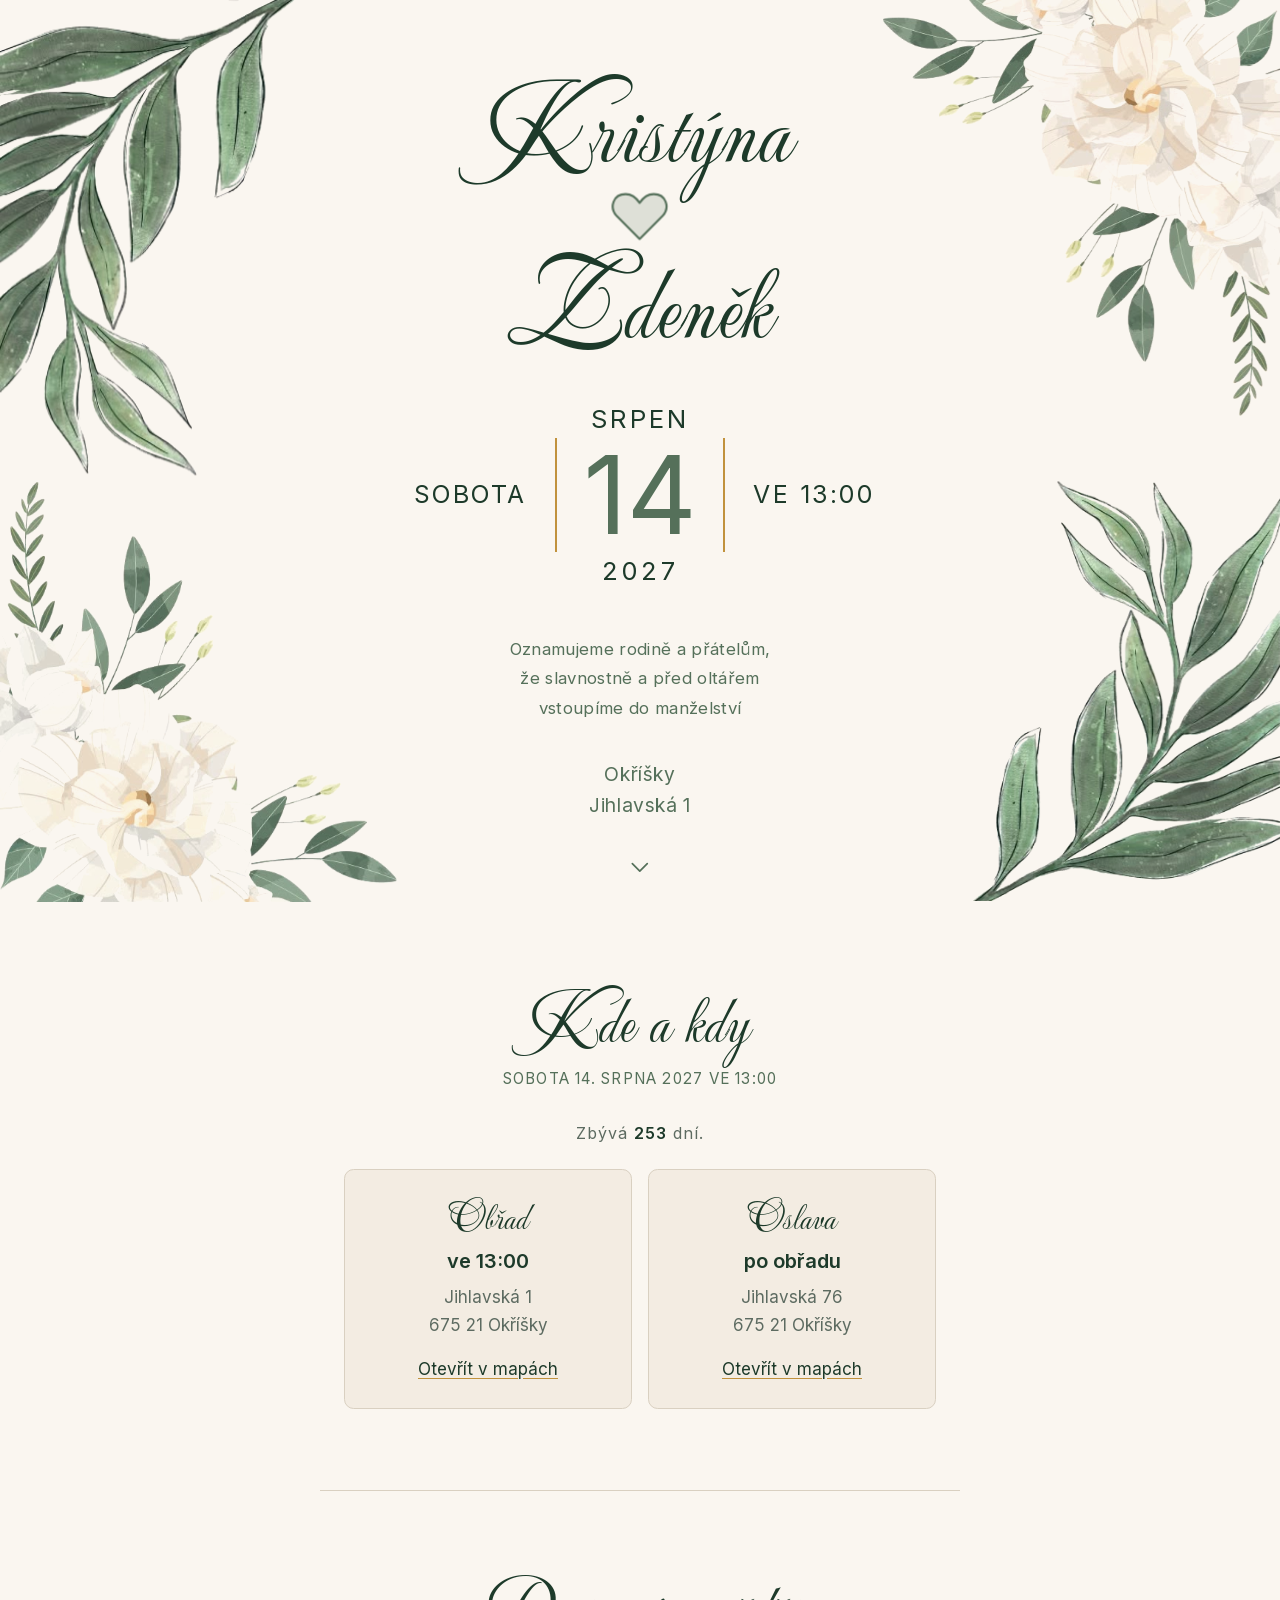
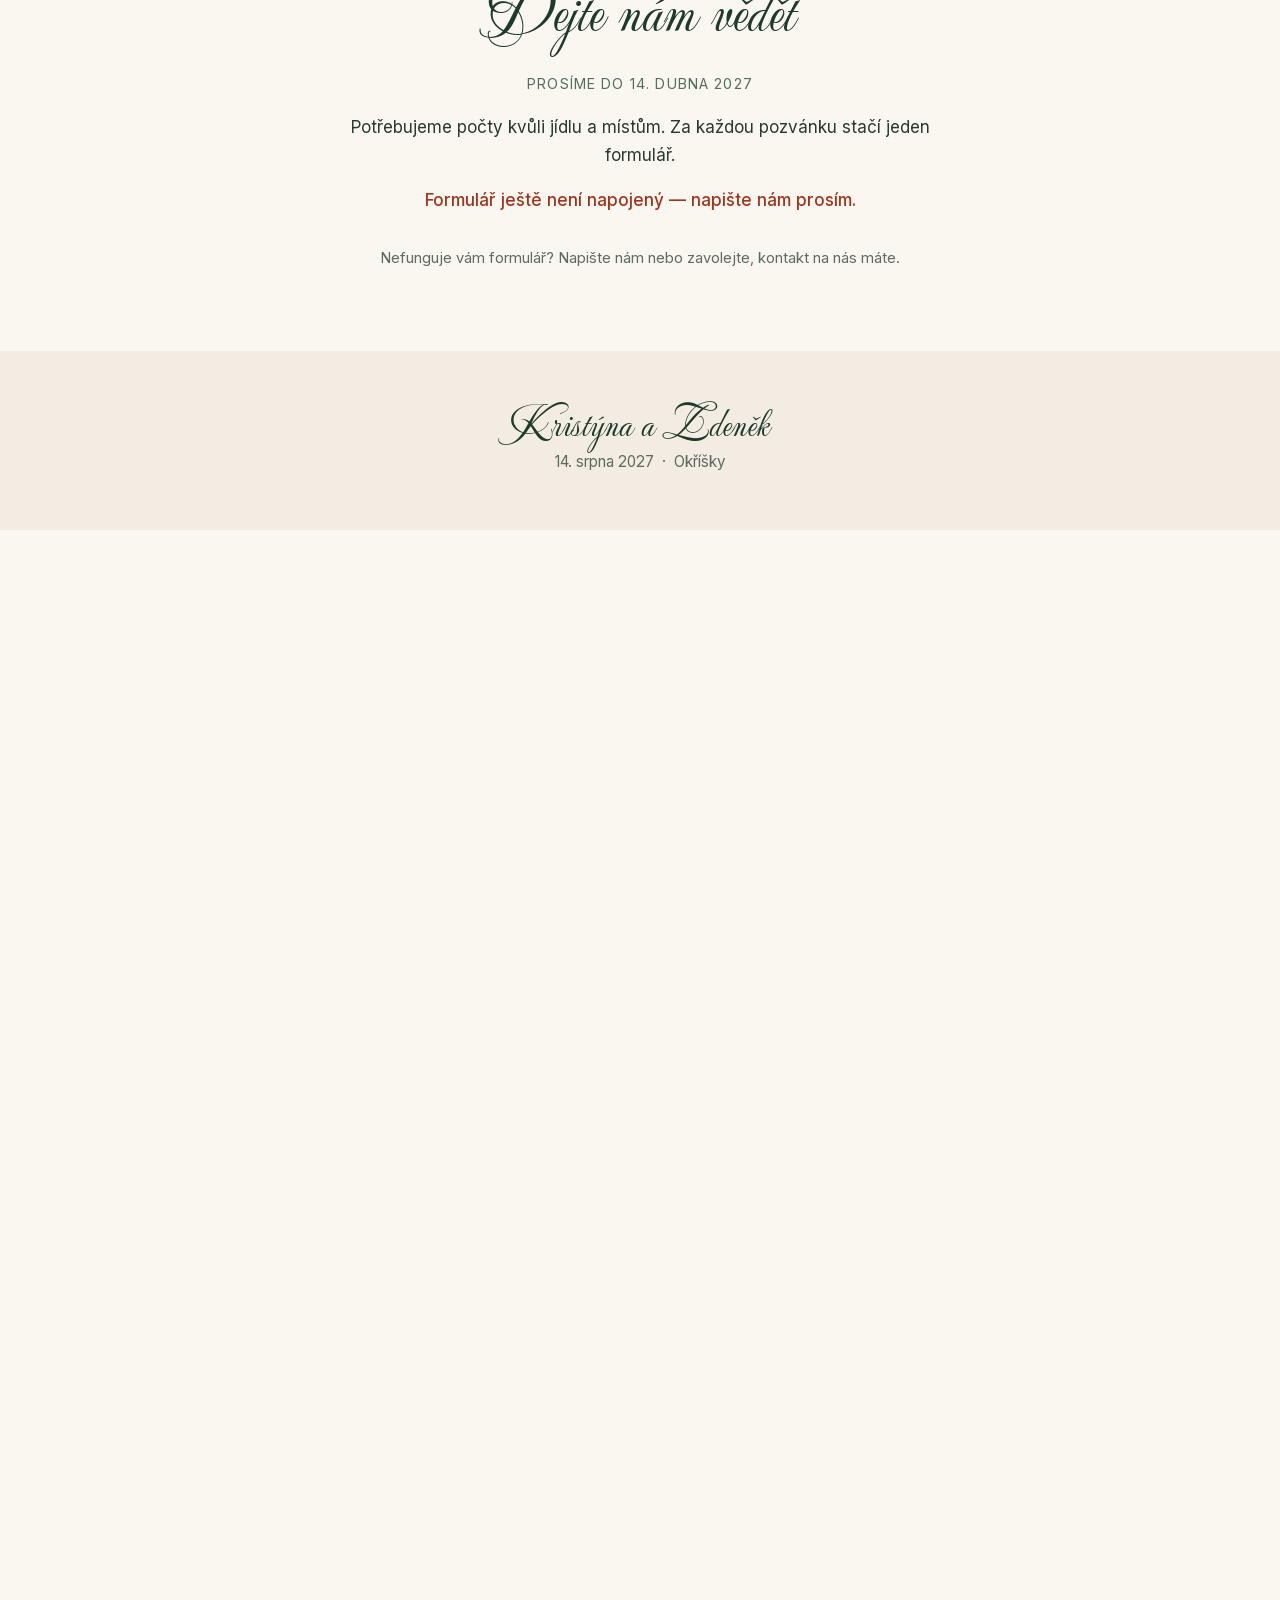
<file: index.html>
<!doctype html>
<html lang="cs">
<head>
<meta charset="utf-8">
<meta name="viewport" content="width=device-width, initial-scale=1">
<title>Piráti Praha 5 – volby 2026</title>
<meta http-equiv="refresh" content="0; url=web/">
<link rel="canonical" href="web/">
</head>
<body><p><a href="web/">Pokračovat na analýzu voleb 2026</a></p></body>
</html>
</file>
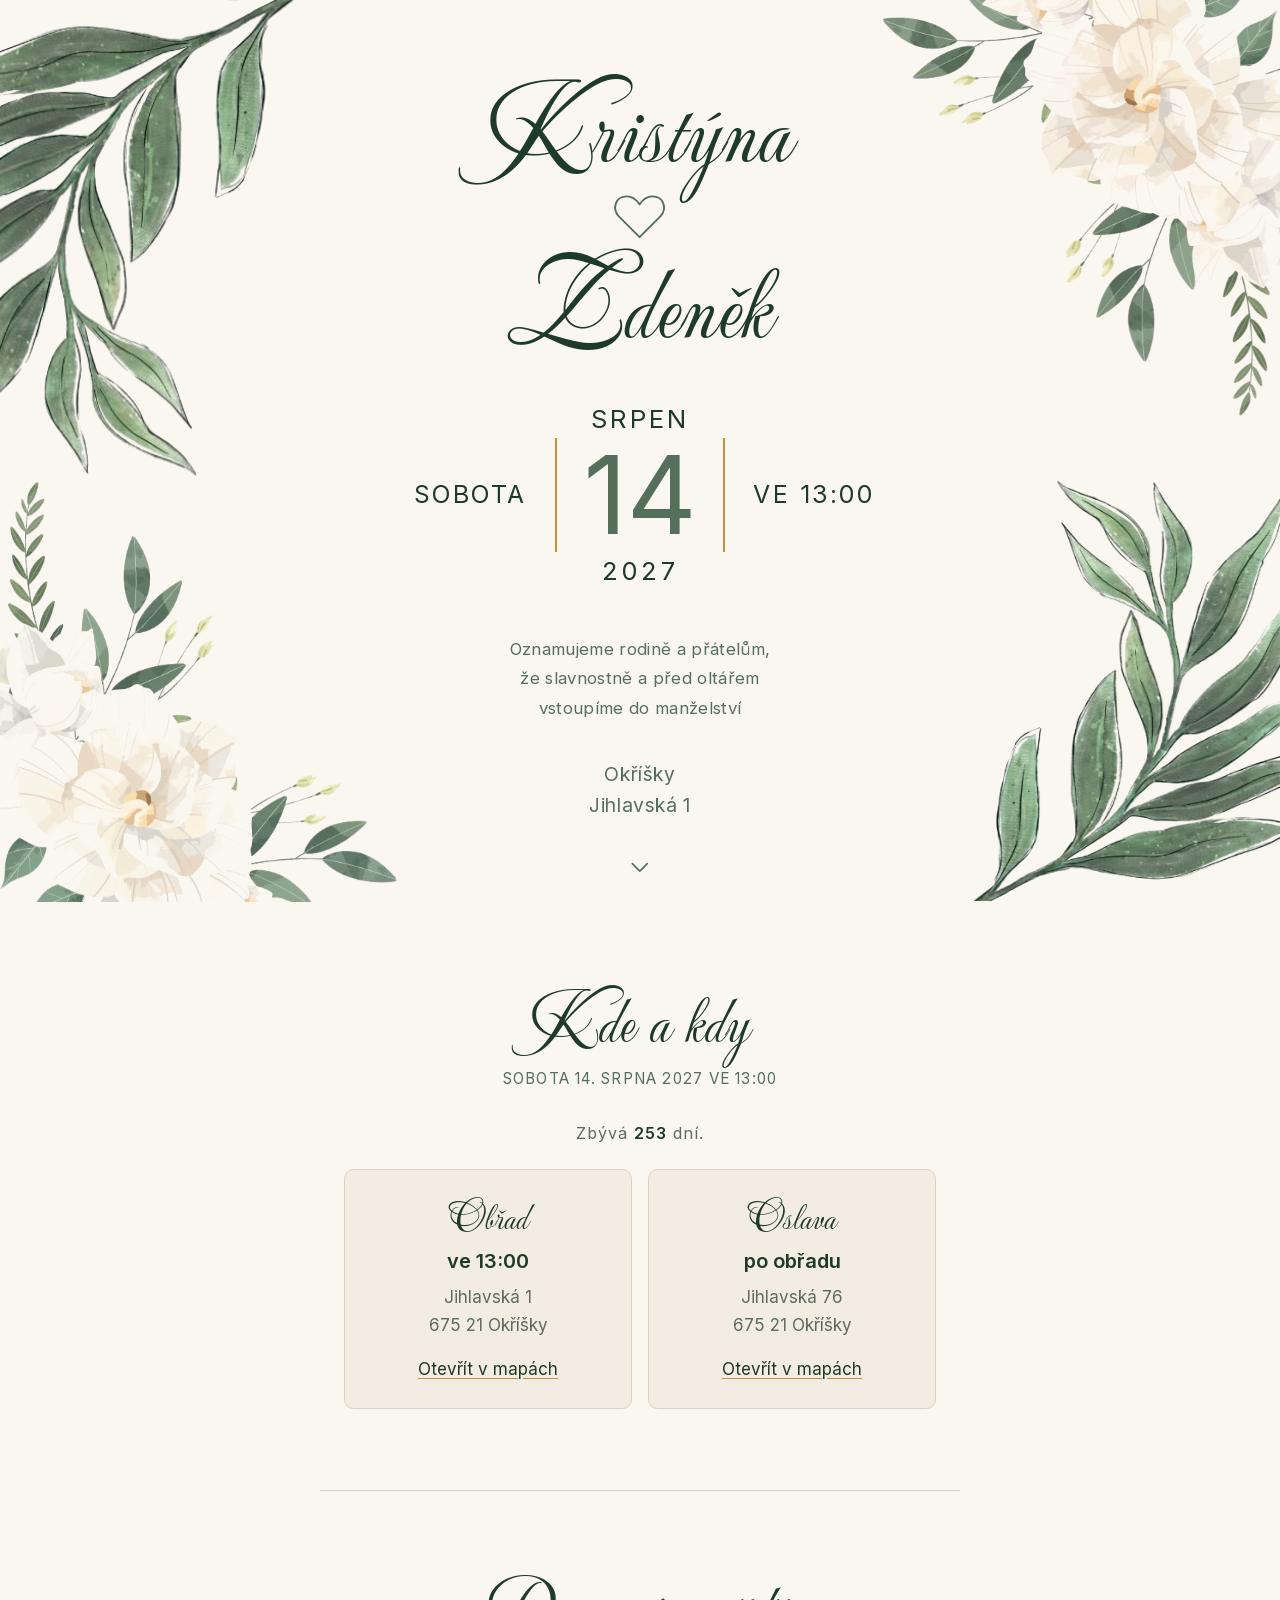
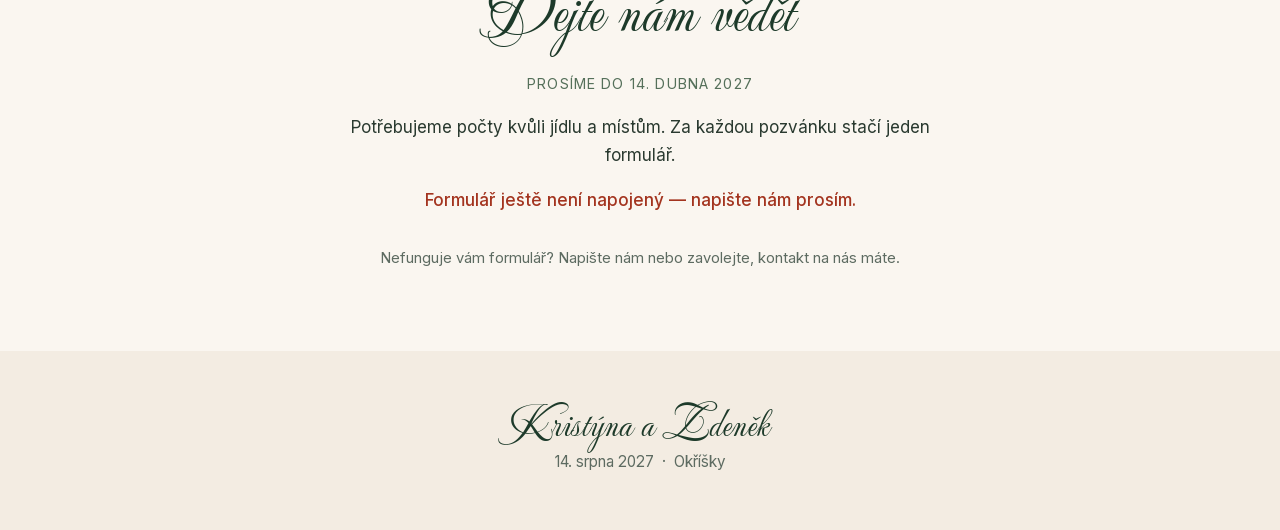
<file: web/index.html>
<!DOCTYPE html>
<html lang="cs">
<head>
<meta charset="utf-8">
<meta name="viewport" content="width=device-width, initial-scale=1">

<title>Kristýna a&nbsp;Zdeněk — svatba 14.&nbsp;8.&nbsp;2027</title>
<meta name="description" content="Kristýna a Zdeněk se berou v sobotu 14. srpna 2027 ve 13:00 v Okříškách. Kde, kdy a jak nám dát vědět, že přijedete.">
<meta name="robots" content="noindex">
<meta property="og:title" content="Kristýna a Zdeněk — svatba 14. 8. 2027">
<meta property="og:description" content="Sobota 14. srpna 2027 ve 13:00, Okříšky.">
<meta property="og:type" content="website">

<link rel="stylesheet" href="assets/style.css">
<link rel="icon" href="data:image/svg+xml,<svg xmlns='http://www.w3.org/2000/svg' viewBox='0 0 32 32'><path d='M16 27 5 15.5C2 12 4 6.5 9 6.5c3 0 5 2 7 4.5 2-2.500 4-4.500 7-4.500 5 0 7 5.500 4 9z' fill='none' stroke='%231d3a2a' stroke-width='2.200' stroke-linejoin='round'/></svg>">
</head>
<body>

<a class="preskocit" href="#obsah">Přeskočit na obsah</a>

<!-- ====================== HERO = pozvánka ======================
     Květiny v rozích se hýbou od myši / dotyku (assets/kvety.js). -->
<header class="hero" id="uvod">
  <img class="kvet kvet-tl" src="assets/img/kvet-tl.png" alt="" width="288" height="465" data-roh="tl">
  <img class="kvet kvet-tr" src="assets/img/kvet-tr.png" alt="" width="540" height="566" data-roh="tr">
  <img class="kvet kvet-bl" src="assets/img/kvet-bl.png" alt="" width="537" height="568" data-roh="bl">
  <img class="kvet kvet-br" src="assets/img/kvet-br.png" alt="" width="358" height="490" data-roh="br">

  <div class="hero-text">
    <h1>
      <span class="jmeno jmeno-1">Kristýna</span>
      <svg class="srdce" viewBox="0 0 64 58" role="img" aria-label="srdce">
        <path d="M32 54 6 28C-3 18 2 3 16 3c7 0 12 4 16 10C36 7 41 3 48 3c14 0 19 15 10 25z"/>
      </svg>
      <span class="jmeno jmeno-2">Zdeněk</span>
    </h1>

    <p class="datum" aria-label="Sobota 14. srpna 2027 ve 13:00">
      <span class="datum-mesic">Srpen</span>
      <span class="datum-radek">
        <span class="datum-den-tydne">Sobota</span>
        <span class="datum-cislo">14</span>
        <span class="datum-cas">ve&nbsp;13:00</span>
      </span>
      <span class="datum-rok">2027</span>
    </p>

    <p class="oznameni">Oznamujeme rodině a&nbsp;přátelům,<br>
      že slavnostně a&nbsp;před oltářem<br>
      vstoupíme do&nbsp;manželství</p>

    <p class="misto">Okříšky<br>Jihlavská&nbsp;1</p>
  </div>

  <a class="dolu" href="#kde" aria-label="Dolů ke kde a kdy">
    <svg viewBox="0 0 24 24" aria-hidden="true"><path d="m5 9 7 7 7-7"/></svg>
  </a>
</header>

<main id="obsah">

  <!-- ====================== KDE A KDY ====================== -->
  <section class="sekce" id="kde">
    <h2>Kde a&nbsp;kdy</h2>
    <p class="sekce-podtitul">Sobota 14.&nbsp;srpna 2027 ve&nbsp;13:00</p>
    <p class="odpocet" data-datum="2027-08-14T13:00" hidden>
      <span data-text>—</span>
    </p>

    <div class="karty">
      <div class="karta">
        <p class="karta-stitek">Obřad</p>
        <p class="misto-nazev">ve&nbsp;13:00</p>
        <address class="adresa">Jihlavská&nbsp;1<br>675&nbsp;21 Okříšky</address>
        <p class="odkazy"><a href="https://mapy.com/s/memodulevo" target="_blank" rel="noopener">Otevřít v&nbsp;mapách</a></p>
      </div>
      <div class="karta">
        <p class="karta-stitek">Oslava</p>
        <p class="misto-nazev">po&nbsp;obřadu</p>
        <address class="adresa">Jihlavská&nbsp;76<br>675&nbsp;21 Okříšky</address>
        <p class="odkazy"><a href="https://mapy.com/s/muvunetajo" target="_blank" rel="noopener">Otevřít v&nbsp;mapách</a></p>
      </div>
    </div>

    <!-- DOPLNIT: další texty (parkování, dress code, ubytování, harmonogram)
         podle toho, co si novomanželé přejí. -->
  </section>

  <!-- ====================== POTVRZENÍ ÚČASTI ======================
       Formulář odesílá do Google Formuláře (assets/rsvp.js). Až ho založí,
       přepiš v action= ID formuláře a čísla name="entry.XXX" — postup je
       v README. Dokud je v action __ID_FORMULARE__, formulář na veřejném
       webu zmizí; na localhostu se ukáže, ale neodesílá. -->
  <section class="sekce" id="potvrzeni">
    <h2>Dejte nám vědět</h2>

    <div class="potvrzeni">
      <p class="termin">Prosíme do&nbsp;14.&nbsp;dubna 2027</p>
      <p>Potřebujeme počty kvůli jídlu a&nbsp;místům.
        Za každou pozvánku stačí jeden formulář.</p>

      <form class="formular" id="rsvp" method="post"
            action="https://docs.google.com/forms/d/e/__ID_FORMULARE__/formResponse">

        <label class="pole">
          <span>Kdo se hlásí
            <span class="napoveda">— jména všech, za koho vyplňujete</span></span>
          <input type="text" name="entry.1000000001" required autocomplete="name">
        </label>

        <fieldset class="pole">
          <span>Přijedete?</span>
          <div class="volby">
            <label class="volba">
              <input type="radio" name="entry.1000000002" value="Ano" required checked data-ucast="ano">
              <span>Přijedeme</span>
            </label>
            <label class="volba">
              <input type="radio" name="entry.1000000002" value="Ne" data-ucast="ne">
              <span>Bohužel nedorazíme</span>
            </label>
          </div>
        </fieldset>

        <label class="pole jen-pri-ucasti">
          <span>Kolik vás bude</span>
          <input type="number" name="entry.1000000003" min="1" max="10" inputmode="numeric">
        </label>

        <label class="pole jen-pri-ucasti">
          <span>Co nejíte
            <span class="napoveda">— alergie, bezlepkové, vegetariánské…</span></span>
          <input type="text" name="entry.1000000004">
        </label>

        <label class="pole">
          <span>Chcete nám něco vzkázat?
            <span class="napoveda">— nepovinné</span></span>
          <textarea name="entry.1000000005" rows="3"></textarea>
        </label>

        <!-- Google tyhle dvě pole u odeslání očekává. -->
        <input type="hidden" name="fvv" value="1">
        <input type="hidden" name="pageHistory" value="0">

        <button type="submit">Odeslat</button>
        <p class="chyba" id="rsvp-chyba" hidden></p>
      </form>

      <div class="dekujeme" id="rsvp-dekujeme" hidden>
        <h3>Děkujeme, máme to.</h3>
        <p>Kdybyste potřebovali cokoli změnit, ozvěte se nám.</p>
      </div>

      <p class="jinak">Nefunguje vám formulář? Napište nám nebo zavolejte,
        kontakt na nás máte.</p>
    </div>
  </section>

</main>

<footer class="paticka">
  <p class="jmena">Kristýna a&nbsp;Zdeněk</p>
  <p>14.&nbsp;srpna 2027 &nbsp;·&nbsp; Okříšky</p>
</footer>

<script src="assets/main.js"></script>
<script src="assets/kvety.js" defer></script>
<script src="assets/rsvp.js" defer></script>
</body>
</html>
</file>
<file: web/assets/style.css>
/* ==========================================================================
   Kristýna a Zdeněk — svatební web
   Barvy jsou z pozvánky (tmavě zelená jména, šedozelená číslice, zlaté čáry,
   krémový papír). Písma: Mea Culpa (jména), Inter (zbytek), obojí lokálně.
   ========================================================================== */

@font-face {
  font-family: 'Mea Culpa';
  font-style: normal;
  font-weight: 400;
  font-display: swap;
  src: url('fonts/mea-culpa-latin-ext.woff2') format('woff2');
  unicode-range: U+0100-02BA, U+02BD-02C5, U+02C7-02CC, U+02CE-02D7, U+02DD-02FF,
    U+0304, U+0308, U+0329, U+1D00-1DBF, U+1E00-1E9F, U+1EF2-1EFF, U+2020,
    U+20A0-20AB, U+20AD-20C0, U+2113, U+2C60-2C7F, U+A720-A7FF;
}
@font-face {
  font-family: 'Mea Culpa';
  font-style: normal;
  font-weight: 400;
  font-display: swap;
  src: url('fonts/mea-culpa-latin.woff2') format('woff2');
  unicode-range: U+0000-00FF, U+0131, U+0152-0153, U+02BB-02BC, U+02C6, U+02DA,
    U+02DC, U+0304, U+0308, U+0329, U+2000-206F, U+20AC, U+2122, U+2191, U+2193,
    U+2212, U+2215, U+FEFF, U+FFFD;
}
@font-face {
  font-family: 'Inter';
  font-style: normal;
  font-weight: 400 700;
  font-display: swap;
  src: url('fonts/inter-var.woff2') format('woff2');
}

:root {
  --papir: #faf6f0;
  --papir-tmavsi: #f3ece2;
  --les: #1d3a2a;          /* jména */
  --list: #55705a;         /* číslice, popisky */
  --list-svetly: #7d9482;
  --zlato: #c1923d;        /* svislé čáry kolem data */
  --text: #2a3a30;
  --text-tlumeny: #5d6b61;
  --cara: #d9d0c1;
  --chyba: #a3341f;

  --pismo-jmena: 'Mea Culpa', 'Snell Roundhand', 'Brush Script MT', cursive;
  --pismo-text: 'Inter', system-ui, -apple-system, 'Segoe UI', Roboto, sans-serif;
}

*, *::before, *::after { box-sizing: border-box; }
[hidden] { display: none !important; }

html { scroll-behavior: smooth; }
@media (prefers-reduced-motion: reduce) { html { scroll-behavior: auto; } }

body {
  margin: 0;
  background: var(--papir);
  color: var(--text);
  font-family: var(--pismo-text);
  font-size: 1.0625rem;
  line-height: 1.65;
  -webkit-font-smoothing: antialiased;
}

a { color: var(--les); text-underline-offset: 0.2em; text-decoration-color: var(--zlato); }
a:hover { color: var(--list); }
:focus-visible { outline: 2px solid var(--zlato); outline-offset: 3px; }

.preskocit {
  position: absolute; left: 1rem; top: -4rem; z-index: 10;
  background: var(--les); color: var(--papir); padding: .6rem 1rem; border-radius: .4rem;
}
.preskocit:focus { top: 1rem; }

/* ---------- Hero = pozvánka ---------- */

.hero {
  position: relative;
  min-height: 100svh;
  display: flex;
  align-items: center;
  justify-content: center;
  overflow: hidden;
  padding: clamp(3rem, 8vh, 6rem) 1.25rem clamp(3.5rem, 9vh, 6rem);
  text-align: center;
}

/* Květiny v rozích. Každá se otáčí kolem svého rohu (transform-origin),
   rotaci počítá assets/kvety.js přes proměnnou --uhel. */
.kvet {
  position: absolute;
  height: auto;
  pointer-events: none;
  user-select: none;
  -webkit-user-drag: none;
  transform: rotate(var(--uhel, 0deg));
  will-change: transform;
}
.kvet-tl { top: 0;    left: 0;  width: clamp(120px, 23vw, 330px); transform-origin: 0 0; }
.kvet-tr { top: 0;    right: 0; width: clamp(150px, 31vw, 460px); transform-origin: 100% 0; }
.kvet-bl { bottom: 0; left: 0;  width: clamp(150px, 31vw, 450px); transform-origin: 0 100%; }
.kvet-br { bottom: 0; right: 0; width: clamp(120px, 24vw, 340px); transform-origin: 100% 100%; }

.hero-text { position: relative; z-index: 1; max-width: 42rem; }

h1 { margin: 0; font-weight: 400; }

.jmeno {
  display: block;
  font-family: var(--pismo-jmena);
  font-weight: 400;
  font-size: clamp(3.4rem, min(11.5vw, 11.5vh), 7.2rem);
  line-height: 1.12;
  color: var(--les);
}

/* Srdce uprostřed: Zdeněk je kardiolog, tak tluče. Dvojitý úder jako
   skutečný tep (lub-dub), asi 70 za minutu. */
.srdce {
  display: block;
  width: clamp(2.2rem, 5.5vw, 3.2rem);
  height: auto;
  margin: .35rem auto .5rem;
  fill: transparent;
  stroke: var(--list);
  stroke-width: 2.4;
  stroke-linejoin: round;
  overflow: visible;
  transform-origin: 50% 55%;
  animation: tep 0.86s ease-in-out infinite;
}
@keyframes tep {
  0%   { transform: scale(1);    fill: transparent; }
  10%  { transform: scale(1.16); fill: rgba(85, 112, 90, .22); }
  22%  { transform: scale(1.02); fill: rgba(85, 112, 90, .06); }
  34%  { transform: scale(1.10); fill: rgba(85, 112, 90, .16); }
  50%  { transform: scale(1);    fill: transparent; }
  100% { transform: scale(1);    fill: transparent; }
}

/* Datum: SRPEN / SOBOTA |14| VE 13:00 / 2027 */
.datum { margin: clamp(1.2rem, 4vh, 2.6rem) 0 0; display: grid; justify-items: center; color: var(--les); }
.datum-mesic, .datum-rok {
  font-size: clamp(1.15rem, 3.2vw, 1.6rem);
  letter-spacing: .12em;
  text-transform: uppercase;
  line-height: 1.5;
}
.datum-radek {
  display: grid;
  grid-template-columns: 1fr auto 1fr;
  align-items: center;
  gap: clamp(.9rem, 3vw, 1.8rem);
  width: min(100%, 36rem);
}
.datum-den-tydne, .datum-cas {
  font-size: clamp(1rem, 3.2vw, 1.55rem);
  letter-spacing: .1em;
  text-transform: uppercase;
  white-space: nowrap;
}
.datum-den-tydne { text-align: right; }
.datum-cas { text-align: left; }
.datum-cislo {
  font-size: clamp(3.8rem, min(13vw, 12vh), 7.4rem);
  font-weight: 400;
  line-height: 1.05;
  color: var(--list);
  padding: 0 clamp(.9rem, 3vw, 1.6rem);
  border-left: 2px solid var(--zlato);
  border-right: 2px solid var(--zlato);
}

.oznameni {
  margin: clamp(1.4rem, 5vh, 3rem) 0 0;
  font-size: clamp(.92rem, 2.4vw, 1.05rem);
  line-height: 1.75;
  color: var(--list);
  letter-spacing: .02em;
}
.misto {
  margin: clamp(1.1rem, 4vh, 2.4rem) 0 0;
  font-size: clamp(1rem, 2.6vw, 1.2rem);
  line-height: 1.6;
  color: var(--list);
  letter-spacing: .03em;
}
.odpocet {
  margin: 1.8rem 0 0;
  font-size: 1rem;
  letter-spacing: .06em;
  color: var(--text-tlumeny);
}
.odpocet strong { color: var(--les); font-weight: 600; }

.dolu {
  position: absolute; left: 50%; bottom: .9rem; z-index: 1;
  width: 2.6rem; height: 2.6rem; margin-left: -1.3rem;
  display: grid; place-items: center;
  color: var(--list);
}
.dolu svg { width: 1.6rem; height: 1.6rem; fill: none; stroke: currentColor; stroke-width: 1.6; stroke-linecap: round; stroke-linejoin: round; }

/* Na nízkém okně (telefon na šířku) pozvánku zhustit. */
@media (max-width: 420px) {
  .datum-den-tydne, .datum-cas { font-size: .85rem; letter-spacing: .06em; }
  .datum-radek { gap: .6rem; }
}

@media (max-height: 560px) {
  .hero { padding-top: 2.5rem; padding-bottom: 3.5rem; }
  .jmeno { font-size: clamp(2.6rem, 8vw, 4.4rem); }
  .datum { margin-top: 1rem; }
  .oznameni { margin-top: 1rem; }
  .misto { margin-top: .8rem; }
  .dolu { display: none; }
}

/* ---------- Sekce pod pozvánkou ---------- */

.sekce {
  max-width: 40rem;
  margin: 0 auto;
  padding: clamp(3.5rem, 9vh, 6rem) 1.5rem;
  text-align: center;
  border-top: 1px solid var(--cara);
}
.sekce:first-child { border-top: 0; }
.sekce h2 {
  margin: 0;
  font-family: var(--pismo-jmena);
  font-weight: 400;
  font-size: clamp(2.8rem, 8vw, 4.2rem);
  line-height: 1.15;
  color: var(--les);
}
.sekce-podtitul {
  margin: .4rem 0 1.8rem;
  letter-spacing: .08em;
  text-transform: uppercase;
  font-size: .95rem;
  color: var(--list);
}

.karty {
  display: grid;
  grid-template-columns: repeat(auto-fit, minmax(15rem, 1fr));
  gap: 1rem;
  margin-top: 1.4rem;
}
.karta {
  padding: 1.6rem 1.5rem;
  background: var(--papir-tmavsi);
  border-radius: .6rem;
  border: 1px solid var(--cara);
}
.karta-stitek {
  margin: 0 0 .2rem;
  font-family: var(--pismo-jmena);
  font-size: 2.4rem;
  line-height: 1.2;
  color: var(--les);
}
.misto-nazev { margin: 0; font-size: 1.25rem; font-weight: 600; color: var(--les); }
.adresa { margin: .3rem 0 1rem; font-style: normal; color: var(--text-tlumeny); }
.odkazy { margin: 0; }

/* ---------- Potvrzení ---------- */

.potvrzeni { margin-top: 1.4rem; text-align: left; }
.potvrzeni > p { text-align: center; }
.termin {
  margin: 0 0 .6rem;
  letter-spacing: .08em;
  text-transform: uppercase;
  font-size: .9rem;
  color: var(--list);
}
.formular { margin-top: 1.8rem; display: grid; gap: 1.2rem; }
.pole { display: grid; gap: .35rem; border: 0; padding: 0; margin: 0; min-width: 0; font-weight: 500; }
.napoveda { font-weight: 400; color: var(--text-tlumeny); font-size: .9rem; }

input[type="text"], input[type="number"], textarea {
  width: 100%;
  padding: .7rem .85rem;
  font: inherit;
  color: var(--text);
  background: #fffdf9;
  border: 1px solid var(--cara);
  border-radius: .4rem;
}
input[type="text"]:focus, input[type="number"]:focus, textarea:focus {
  outline: 2px solid var(--zlato); outline-offset: 1px; border-color: var(--zlato);
}
.volby { display: grid; gap: .5rem; }
.volba {
  display: flex; align-items: center; gap: .65rem;
  padding: .65rem .85rem;
  background: #fffdf9;
  border: 1px solid var(--cara);
  border-radius: .4rem;
  font-weight: 400;
  cursor: pointer;
}
.volba:has(input:checked) { border-color: var(--list); background: #f4f7f2; }
.volba input { accent-color: var(--les); width: 1.1rem; height: 1.1rem; margin: 0; }

button[type="submit"] {
  justify-self: center;
  margin-top: .4rem;
  padding: .85rem 2.6rem;
  font: inherit;
  font-weight: 600;
  letter-spacing: .08em;
  text-transform: uppercase;
  color: var(--papir);
  background: var(--les);
  border: 0;
  border-radius: 999px;
  cursor: pointer;
  transition: background .2s;
}
button[type="submit"]:hover { background: var(--list); }
button[type="submit"]:disabled { opacity: .6; cursor: default; }

.chyba { margin: 0; text-align: center; color: var(--chyba); font-weight: 500; }
.dekujeme { text-align: center; padding: 1.6rem 1rem; }
.dekujeme h3 { margin: 0 0 .4rem; font-family: var(--pismo-jmena); font-weight: 400; font-size: 2.6rem; color: var(--les); }
.jinak { margin: 2rem 0 0; color: var(--text-tlumeny); font-size: .92rem; }

/* ---------- Patička ---------- */

.paticka {
  padding: 3rem 1.5rem 3.5rem;
  text-align: center;
  background: var(--papir-tmavsi);
  color: var(--text-tlumeny);
  font-size: .95rem;
}
.paticka p { margin: 0; }
.paticka .jmena {
  font-family: var(--pismo-jmena);
  font-size: 2.6rem;
  line-height: 1.2;
  color: var(--les);
}

/* ---------- Pohyb ---------- */
@media (prefers-reduced-motion: reduce) {
  .srdce { animation: none; }
}
</file>
